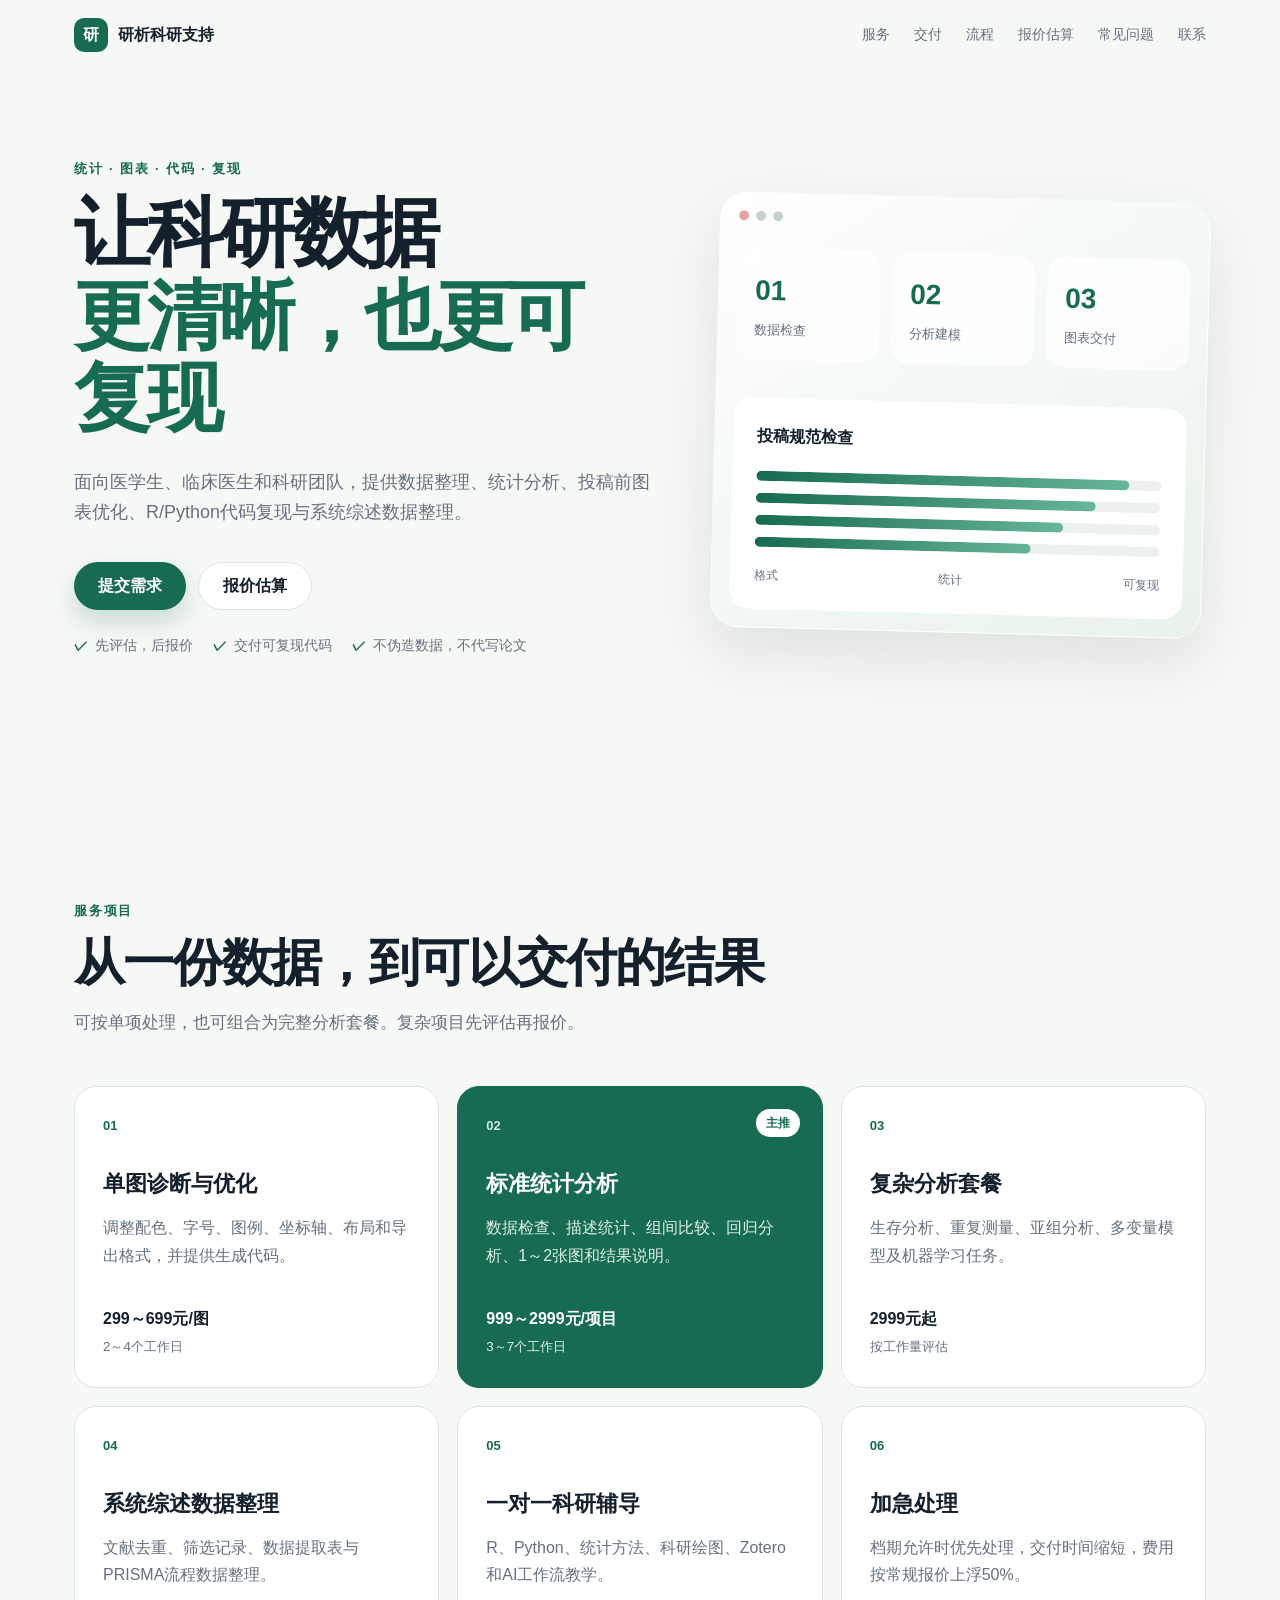
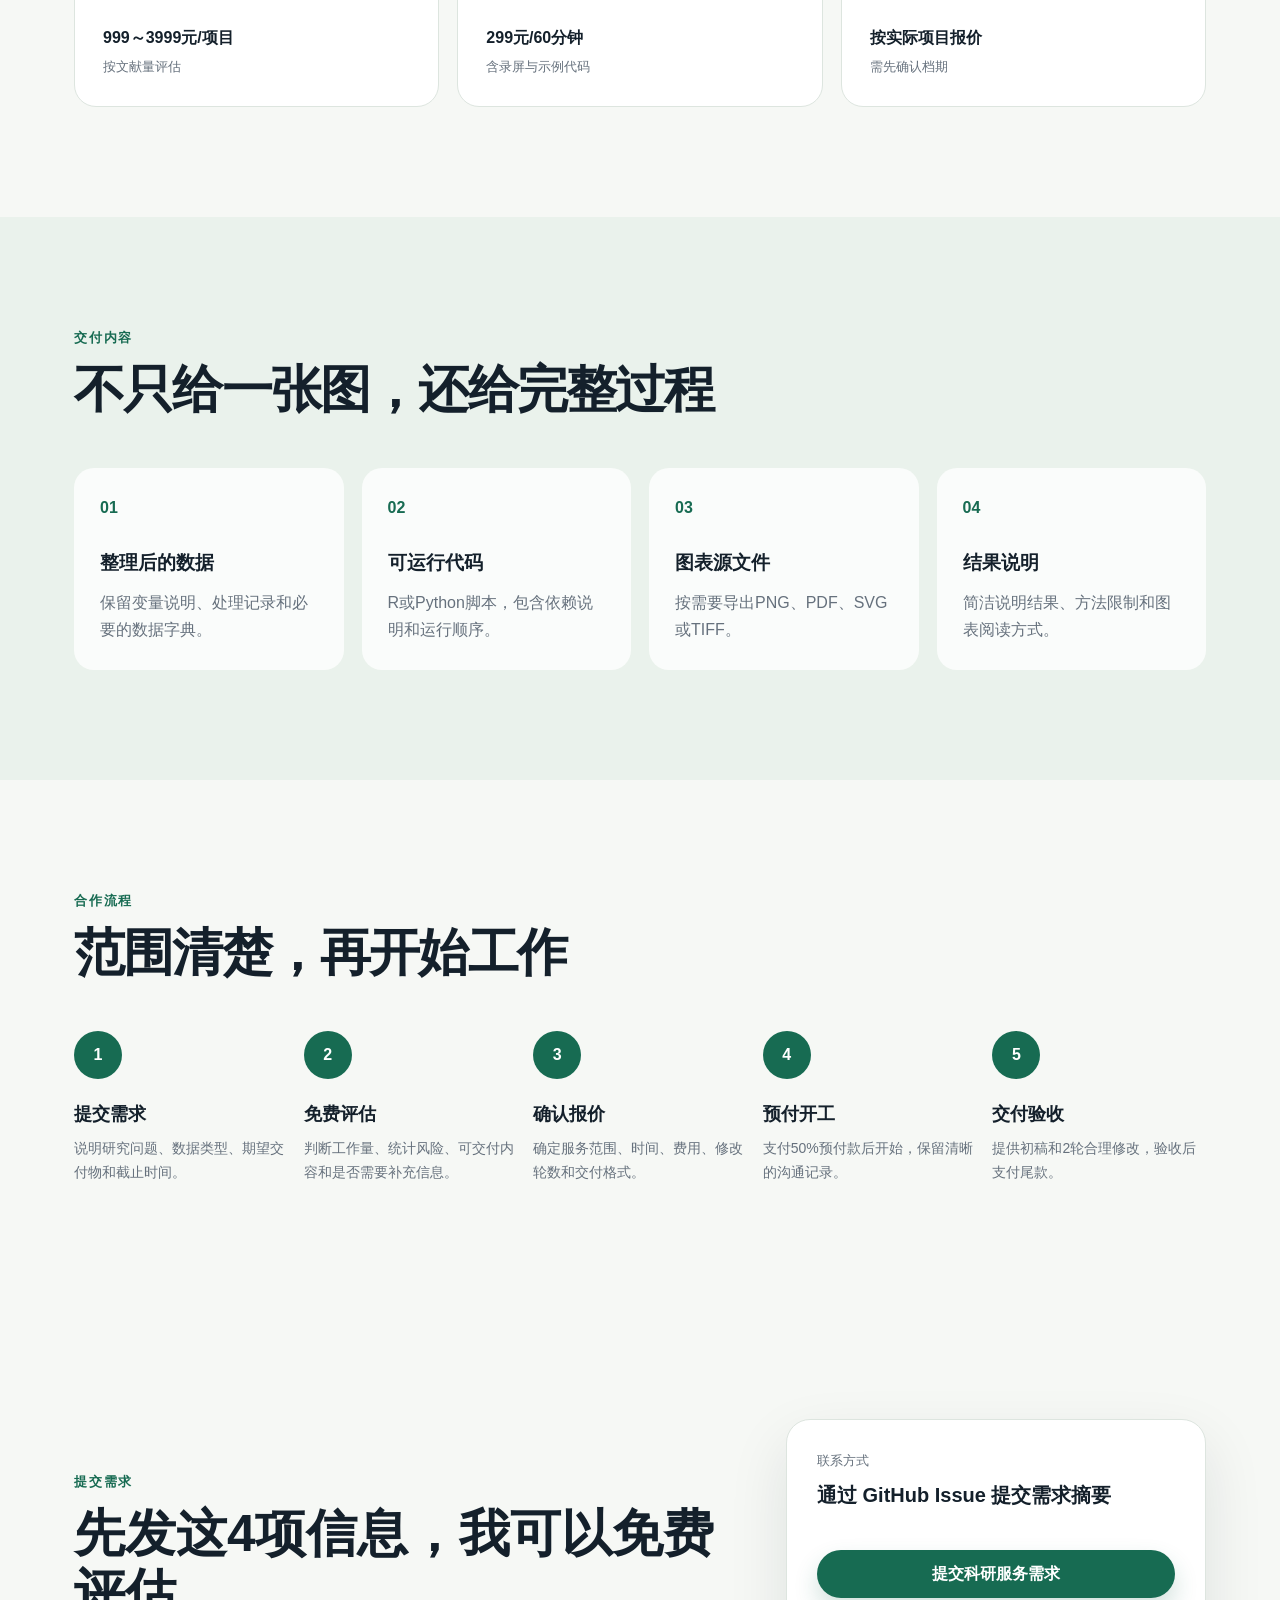
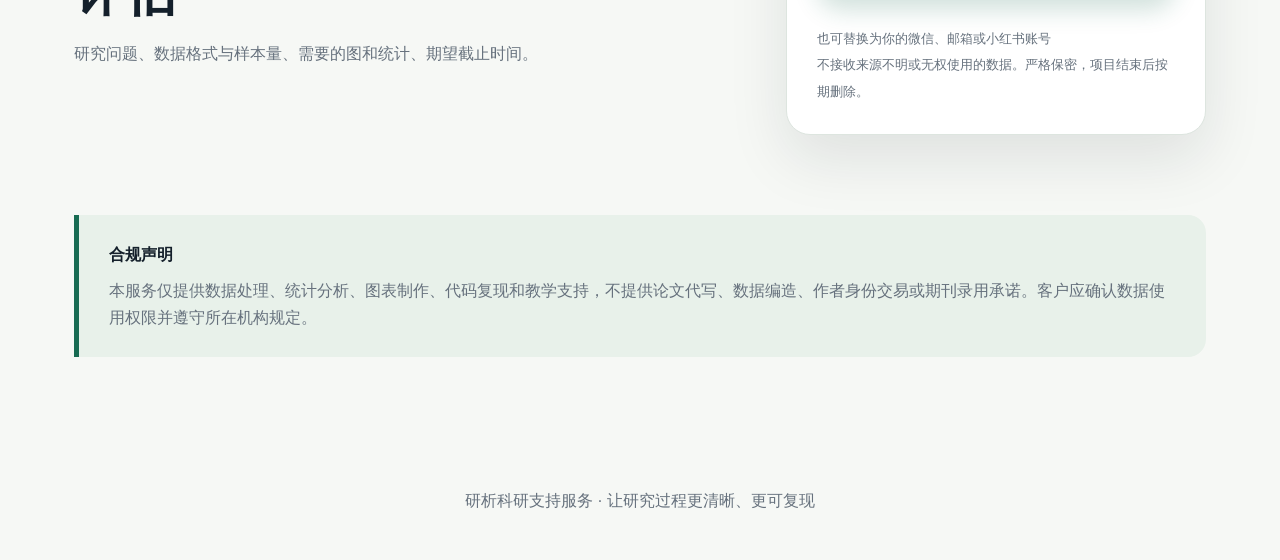
<file: index.html>
<!doctype html>
<html lang="zh-CN">
<head>
  <meta charset="utf-8">
  <meta name="viewport" content="width=device-width, initial-scale=1">
  <meta name="description" content="医学科研统计、绘图、代码复现和系统综述数据整理服务">
  <meta name="theme-color" content="#176b52">
  <link rel="canonical" href="https://286409565-ai.github.io/research-support-site/">
  <meta property="og:type" content="website">
  <meta property="og:title" content="研析科研支持服务">
  <meta property="og:description" content="医学数据整理、统计分析、投稿前图表优化、R/Python代码复现和系统综述数据整理。">
  <meta property="og:url" content="https://286409565-ai.github.io/research-support-site/">
  <meta name="twitter:card" content="summary">
  <title>研析科研支持服务</title>
  <link rel="icon" href="favicon.svg" type="image/svg+xml">
  <link rel="stylesheet" href="styles.css">
</head>
<body>
  <header class="site-header">
    <a class="brand" href="#top">
      <span class="brand-mark">研</span>
      <span>研析科研支持</span>
    </a>
    <nav>
      <a href="#services">服务</a>
      <a href="#deliverables">交付</a>
      <a href="#process">流程</a>
      <a href="quote.html">报价估算</a>
      <a href="faq.html">常见问题</a>
      <a href="#contact">联系</a>
    </nav>
  </header>

  <main id="top">
    <section class="hero">
      <div class="hero-copy">
        <p class="eyebrow">统计 · 图表 · 代码 · 复现</p>
        <h1>让科研数据<br><span>更清晰，也更可复现</span></h1>
        <p class="lead">面向医学生、临床医生和科研团队，提供数据整理、统计分析、投稿前图表优化、R/Python代码复现与系统综述数据整理。</p>
        <div class="hero-actions">
          <a class="button primary" href="#contact">提交需求</a>
          <a class="button secondary" href="quote.html">报价估算</a>
        </div>
        <ul class="trust-list">
          <li>先评估，后报价</li>
          <li>交付可复现代码</li>
          <li>不伪造数据，不代写论文</li>
        </ul>
      </div>
      <div class="hero-panel" aria-label="示例服务流程">
        <div class="window-bar"><span></span><span></span><span></span></div>
        <div class="metric-row">
          <div><strong>01</strong><span>数据检查</span></div>
          <div><strong>02</strong><span>分析建模</span></div>
          <div><strong>03</strong><span>图表交付</span></div>
        </div>
        <div class="chart-card">
          <div class="chart-title">投稿规范检查</div>
          <div class="bar"><span style="width: 92%"></span></div>
          <div class="bar"><span style="width: 84%"></span></div>
          <div class="bar"><span style="width: 76%"></span></div>
          <div class="bar"><span style="width: 68%"></span></div>
          <div class="chart-labels"><span>格式</span><span>统计</span><span>可复现</span></div>
        </div>
      </div>
    </section>

    <section class="section" id="services">
      <div class="section-heading">
        <p class="eyebrow">服务项目</p>
        <h2>从一份数据，到可以交付的结果</h2>
        <p>可按单项处理，也可组合为完整分析套餐。复杂项目先评估再报价。</p>
      </div>
      <div class="service-grid">
        <article class="service-card">
          <span class="service-number">01</span>
          <h3>单图诊断与优化</h3>
          <p>调整配色、字号、图例、坐标轴、布局和导出格式，并提供生成代码。</p>
          <strong>299～699元/图</strong>
          <small>2～4个工作日</small>
        </article>
        <article class="service-card featured">
          <span class="badge">主推</span>
          <span class="service-number">02</span>
          <h3>标准统计分析</h3>
          <p>数据检查、描述统计、组间比较、回归分析、1～2张图和结果说明。</p>
          <strong>999～2999元/项目</strong>
          <small>3～7个工作日</small>
        </article>
        <article class="service-card">
          <span class="service-number">03</span>
          <h3>复杂分析套餐</h3>
          <p>生存分析、重复测量、亚组分析、多变量模型及机器学习任务。</p>
          <strong>2999元起</strong>
          <small>按工作量评估</small>
        </article>
        <article class="service-card">
          <span class="service-number">04</span>
          <h3>系统综述数据整理</h3>
          <p>文献去重、筛选记录、数据提取表与PRISMA流程数据整理。</p>
          <strong>999～3999元/项目</strong>
          <small>按文献量评估</small>
        </article>
        <article class="service-card">
          <span class="service-number">05</span>
          <h3>一对一科研辅导</h3>
          <p>R、Python、统计方法、科研绘图、Zotero和AI工作流教学。</p>
          <strong>299元/60分钟</strong>
          <small>含录屏与示例代码</small>
        </article>
        <article class="service-card">
          <span class="service-number">06</span>
          <h3>加急处理</h3>
          <p>档期允许时优先处理，交付时间缩短，费用按常规报价上浮50%。</p>
          <strong>按实际项目报价</strong>
          <small>需先确认档期</small>
        </article>
      </div>
    </section>

    <section class="section alt" id="deliverables">
      <div class="section-heading">
        <p class="eyebrow">交付内容</p>
        <h2>不只给一张图，还给完整过程</h2>
      </div>
      <div class="deliverable-grid">
        <div><span>01</span><h3>整理后的数据</h3><p>保留变量说明、处理记录和必要的数据字典。</p></div>
        <div><span>02</span><h3>可运行代码</h3><p>R或Python脚本，包含依赖说明和运行顺序。</p></div>
        <div><span>03</span><h3>图表源文件</h3><p>按需要导出PNG、PDF、SVG或TIFF。</p></div>
        <div><span>04</span><h3>结果说明</h3><p>简洁说明结果、方法限制和图表阅读方式。</p></div>
      </div>
    </section>

    <section class="section" id="process">
      <div class="section-heading">
        <p class="eyebrow">合作流程</p>
        <h2>范围清楚，再开始工作</h2>
      </div>
      <ol class="timeline">
        <li><span>1</span><div><h3>提交需求</h3><p>说明研究问题、数据类型、期望交付物和截止时间。</p></div></li>
        <li><span>2</span><div><h3>免费评估</h3><p>判断工作量、统计风险、可交付内容和是否需要补充信息。</p></div></li>
        <li><span>3</span><div><h3>确认报价</h3><p>确定服务范围、时间、费用、修改轮数和交付格式。</p></div></li>
        <li><span>4</span><div><h3>预付开工</h3><p>支付50%预付款后开始，保留清晰的沟通记录。</p></div></li>
        <li><span>5</span><div><h3>交付验收</h3><p>提供初稿和2轮合理修改，验收后支付尾款。</p></div></li>
      </ol>
    </section>

    <section class="section contact" id="contact">
      <div>
        <p class="eyebrow">提交需求</p>
        <h2>先发这4项信息，我可以免费评估</h2>
        <p>研究问题、数据格式与样本量、需要的图和统计、期望截止时间。</p>
      </div>
      <div class="contact-card">
        <p class="contact-label">联系方式</p>
        <p class="placeholder">通过 GitHub Issue 提交需求摘要</p>
        <a class="button primary full" href="https://github.com/286409565-ai/research-support-site/issues/new?template=service-request.yml">提交科研服务需求</a>
        <p class="contact-alt">也可替换为你的微信、邮箱或小红书账号</p>
        <small>不接收来源不明或无权使用的数据。严格保密，项目结束后按期删除。</small>
      </div>
    </section>

    <section class="notice">
      <strong>合规声明</strong>
      <p>本服务仅提供数据处理、统计分析、图表制作、代码复现和教学支持，不提供论文代写、数据编造、作者身份交易或期刊录用承诺。客户应确认数据使用权限并遵守所在机构规定。</p>
    </section>
  </main>

  <footer>
    <p>研析科研支持服务 · 让研究过程更清晰、更可复现</p>
  </footer>
</body>
</html>
</file>
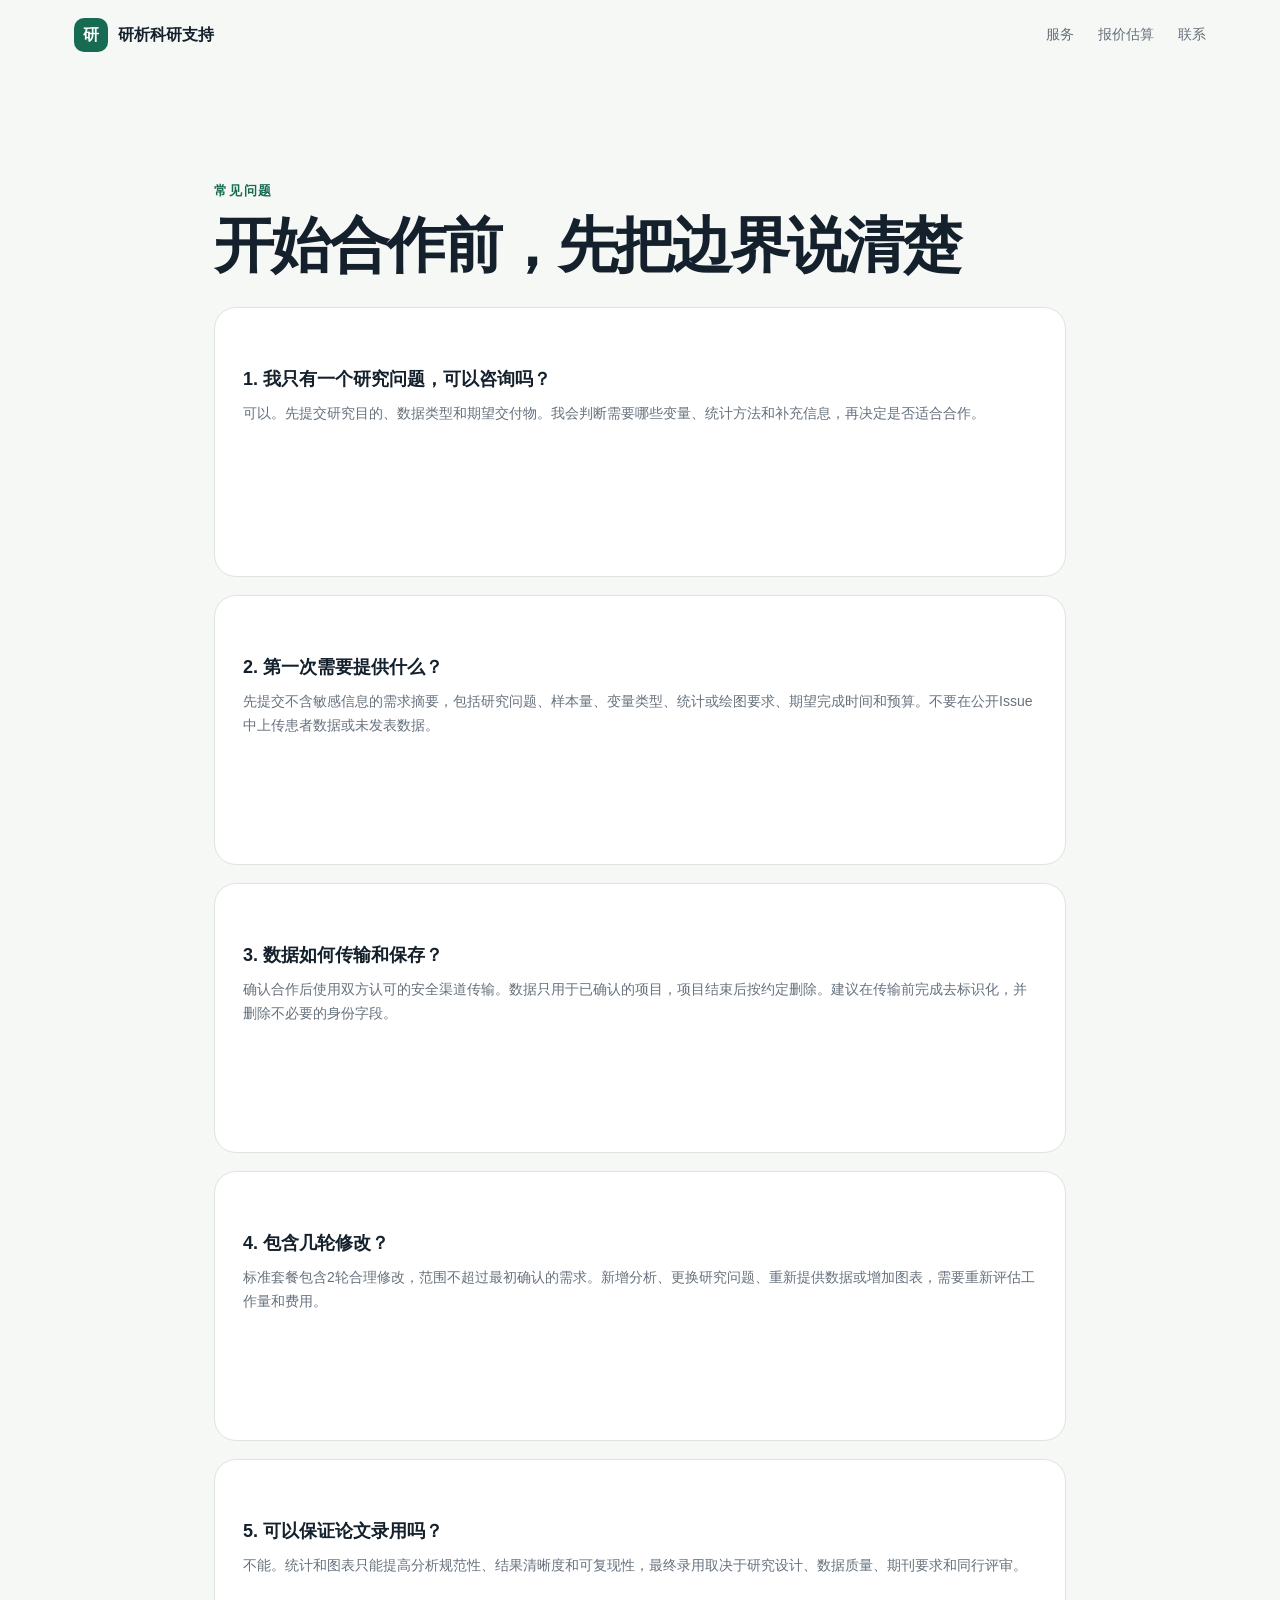
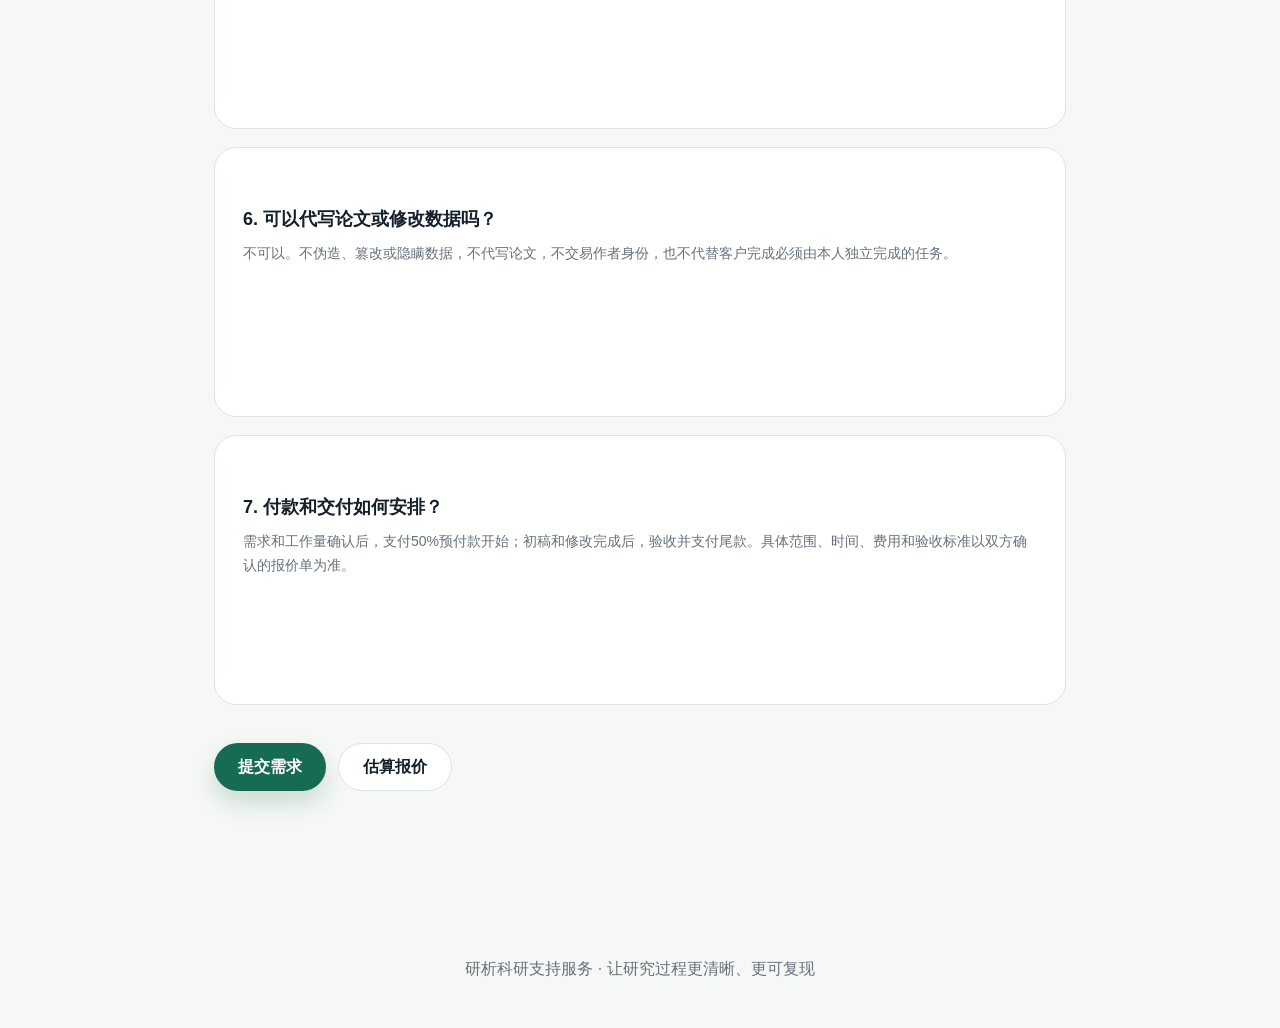
<file: faq.html>
<!doctype html>
<html lang="zh-CN">
<head>
  <meta charset="utf-8">
  <meta name="viewport" content="width=device-width, initial-scale=1">
  <meta name="description" content="科研统计、绘图和代码复现服务的常见问题、数据安全与交付说明">
  <link rel="icon" href="favicon.svg" type="image/svg+xml">
  <link rel="stylesheet" href="styles.css">
  <title>常见问题｜研析科研支持服务</title>
</head>
<body>
  <header class="site-header">
    <a class="brand" href="index.html"><span class="brand-mark">研</span><span>研析科研支持</span></a>
    <nav><a href="index.html#services">服务</a><a href="quote.html">报价估算</a><a href="index.html#contact">联系</a></nav>
  </header>
  <main>
    <section class="section" style="max-width:900px">
      <p class="eyebrow">常见问题</p>
      <h1 style="font-size:clamp(38px,5vw,60px)">开始合作前，先把边界说清楚</h1>
      <div class="timeline" style="grid-template-columns:1fr;gap:18px">
        <article class="service-card"><h3>1. 我只有一个研究问题，可以咨询吗？</h3><p>可以。先提交研究目的、数据类型和期望交付物。我会判断需要哪些变量、统计方法和补充信息，再决定是否适合合作。</p></article>
        <article class="service-card"><h3>2. 第一次需要提供什么？</h3><p>先提交不含敏感信息的需求摘要，包括研究问题、样本量、变量类型、统计或绘图要求、期望完成时间和预算。不要在公开Issue中上传患者数据或未发表数据。</p></article>
        <article class="service-card"><h3>3. 数据如何传输和保存？</h3><p>确认合作后使用双方认可的安全渠道传输。数据只用于已确认的项目，项目结束后按约定删除。建议在传输前完成去标识化，并删除不必要的身份字段。</p></article>
        <article class="service-card"><h3>4. 包含几轮修改？</h3><p>标准套餐包含2轮合理修改，范围不超过最初确认的需求。新增分析、更换研究问题、重新提供数据或增加图表，需要重新评估工作量和费用。</p></article>
        <article class="service-card"><h3>5. 可以保证论文录用吗？</h3><p>不能。统计和图表只能提高分析规范性、结果清晰度和可复现性，最终录用取决于研究设计、数据质量、期刊要求和同行评审。</p></article>
        <article class="service-card"><h3>6. 可以代写论文或修改数据吗？</h3><p>不可以。不伪造、篡改或隐瞒数据，不代写论文，不交易作者身份，也不代替客户完成必须由本人独立完成的任务。</p></article>
        <article class="service-card"><h3>7. 付款和交付如何安排？</h3><p>需求和工作量确认后，支付50%预付款开始；初稿和修改完成后，验收并支付尾款。具体范围、时间、费用和验收标准以双方确认的报价单为准。</p></article>
      </div>
      <div class="hero-actions" style="margin-top:38px"><a class="button primary" href="https://github.com/286409565-ai/research-support-site/issues/new?template=service-request.yml">提交需求</a><a class="button secondary" href="quote.html">估算报价</a></div>
    </section>
  </main>
  <footer><p>研析科研支持服务 · 让研究过程更清晰、更可复现</p></footer>
</body>
</html>
</file>
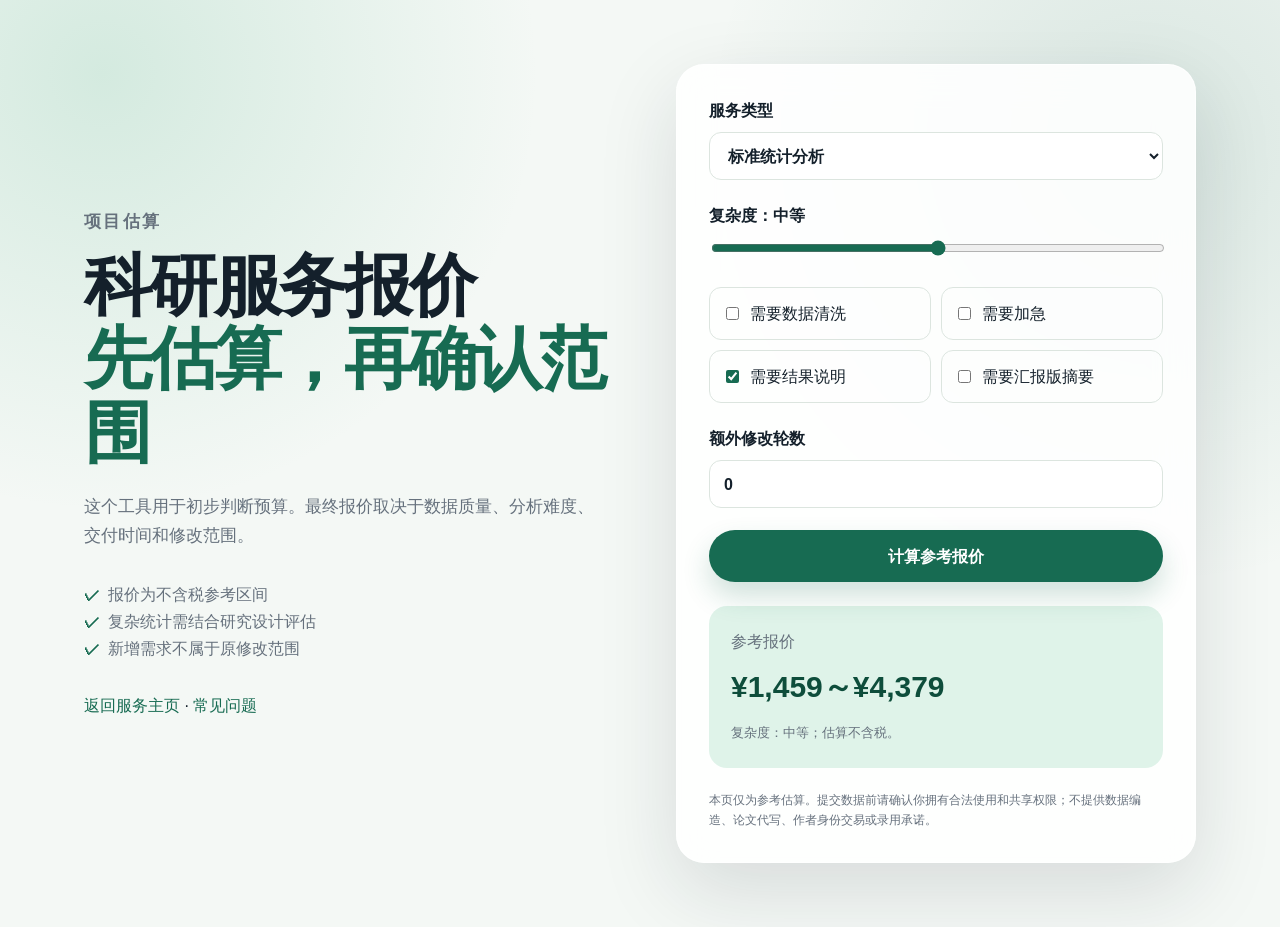
<file: quote.html>
<!doctype html>
<html lang="zh-CN">
<head>
  <meta charset="utf-8">
  <meta name="viewport" content="width=device-width, initial-scale=1">
  <meta name="description" content="科研数据分析和绘图服务报价估算工具">
  <title>科研服务报价估算</title>
  <link rel="icon" href="favicon.svg" type="image/svg+xml">
  <link rel="stylesheet" href="quote-styles.css">
</head>
<body>
  <main class="quote-shell">
    <section class="intro">
      <p class="eyebrow">项目估算</p>
      <h1>科研服务报价<br><span>先估算，再确认范围</span></h1>
      <p>这个工具用于初步判断预算。最终报价取决于数据质量、分析难度、交付时间和修改范围。</p>
      <ul>
        <li>报价为不含税参考区间</li>
        <li>复杂统计需结合研究设计评估</li>
        <li>新增需求不属于原修改范围</li>
      </ul>
      <a href="index.html">返回服务主页</a> · <a href="faq.html">常见问题</a>
    </section>

    <section class="calculator">
      <label>
        <span>服务类型</span>
        <select id="service">
          <option value="figure">单图诊断与优化</option>
          <option value="standard" selected>标准统计分析</option>
          <option value="complex">复杂分析套餐</option>
          <option value="review">系统综述数据整理</option>
          <option value="tutoring">一对一科研工具辅导</option>
        </select>
      </label>

      <label>
        <span>复杂度：<strong id="complexityLabel">中等</strong></span>
        <input id="complexity" type="range" min="1" max="5" value="3">
      </label>

      <div class="option-grid">
        <label class="check"><input id="cleaning" type="checkbox"> 需要数据清洗</label>
        <label class="check"><input id="urgent" type="checkbox"> 需要加急</label>
        <label class="check"><input id="report" type="checkbox" checked> 需要结果说明</label>
        <label class="check"><input id="slides" type="checkbox"> 需要汇报版摘要</label>
      </div>

      <label>
        <span>额外修改轮数</span>
        <input id="extraRounds" type="number" min="0" max="5" value="0">
      </label>

      <button id="calculate" type="button">计算参考报价</button>

      <div class="result" aria-live="polite">
        <p>参考报价</p>
        <strong id="price">¥1,000～¥3,000</strong>
        <small id="summary">等待计算</small>
      </div>

      <p class="notice">本页仅为参考估算。提交数据前请确认你拥有合法使用和共享权限；不提供数据编造、论文代写、作者身份交易或录用承诺。</p>
    </section>
  </main>

  <script src="quote.js"></script>
</body>
</html>
</file>
<file: styles.css>
:root {
  --ink: #14202b;
  --muted: #66717d;
  --paper: #f6f8f5;
  --white: #ffffff;
  --green: #176b52;
  --green-dark: #0e4d3b;
  --mint: #dff3e9;
  --line: #dde5df;
  --shadow: 0 24px 60px rgba(20, 32, 43, .10);
}

* { box-sizing: border-box; }
html { scroll-behavior: smooth; }
body {
  margin: 0;
  color: var(--ink);
  background: var(--paper);
  font-family: "PingFang SC", "Noto Sans CJK SC", "Microsoft YaHei", sans-serif;
  line-height: 1.7;
}
a { color: inherit; text-decoration: none; }
.site-header {
  position: sticky;
  top: 0;
  z-index: 10;
  display: flex;
  align-items: center;
  justify-content: space-between;
  max-width: 1180px;
  margin: 0 auto;
  padding: 18px 24px;
  background: rgba(246, 248, 245, .88);
  backdrop-filter: blur(16px);
}
.brand { display: flex; align-items: center; gap: 10px; font-weight: 700; }
.brand-mark {
  display: grid;
  width: 34px;
  height: 34px;
  place-items: center;
  border-radius: 10px;
  color: white;
  background: var(--green);
}
nav { display: flex; gap: 24px; color: var(--muted); font-size: 14px; }
nav a:hover { color: var(--green); }
main { overflow: hidden; }
.hero {
  display: grid;
  grid-template-columns: 1.08fr .92fr;
  gap: 64px;
  align-items: center;
  max-width: 1180px;
  min-height: 720px;
  margin: 0 auto;
  padding: 80px 24px 110px;
}
.eyebrow {
  margin: 0 0 12px;
  color: var(--green);
  font-size: 13px;
  font-weight: 700;
  letter-spacing: .14em;
  text-transform: uppercase;
}
h1, h2, h3, p { margin-top: 0; }
h1 { margin-bottom: 28px; font-size: clamp(44px, 6vw, 76px); line-height: 1.08; letter-spacing: -.045em; }
h1 span { color: var(--green); }
.lead { max-width: 660px; color: var(--muted); font-size: 18px; }
.hero-actions { display: flex; gap: 12px; margin: 34px 0 24px; }
.button {
  display: inline-flex;
  align-items: center;
  justify-content: center;
  min-height: 48px;
  padding: 0 24px;
  border-radius: 999px;
  font-weight: 700;
  transition: transform .2s ease, background .2s ease;
}
.button:hover { transform: translateY(-2px); }
.button.primary { color: white; background: var(--green); box-shadow: 0 12px 24px rgba(23, 107, 82, .20); }
.button.primary:hover { background: var(--green-dark); }
.button.secondary { border: 1px solid var(--line); background: white; }
.trust-list { display: flex; flex-wrap: wrap; gap: 10px 20px; padding: 0; color: var(--muted); font-size: 14px; list-style: none; }
.trust-list li::before { content: "✓"; margin-right: 7px; color: var(--green); font-weight: 800; }
.hero-panel {
  padding: 18px;
  border: 1px solid rgba(255,255,255,.6);
  border-radius: 28px;
  background: linear-gradient(145deg, #ffffff, #e8f2eb);
  box-shadow: var(--shadow);
  transform: rotate(1.5deg);
}
.window-bar { display: flex; gap: 7px; margin-bottom: 28px; }
.window-bar span { width: 10px; height: 10px; border-radius: 50%; background: #c6d3ca; }
.window-bar span:first-child { background: #e6a3a3; }
.metric-row { display: grid; grid-template-columns: repeat(3, 1fr); gap: 12px; margin-bottom: 38px; }
.metric-row div { padding: 18px; border-radius: 18px; background: rgba(255,255,255,.75); }
.metric-row strong { display: block; color: var(--green); font-size: 28px; }
.metric-row span { color: var(--muted); font-size: 13px; }
.chart-card { padding: 24px; border-radius: 20px; background: white; }
.chart-title { margin-bottom: 22px; font-weight: 700; }
.bar { height: 10px; margin: 12px 0; overflow: hidden; border-radius: 999px; background: #edf1ee; }
.bar span { display: block; height: 100%; border-radius: inherit; background: linear-gradient(90deg, var(--green), #66b796); }
.chart-labels { display: flex; justify-content: space-between; margin-top: 18px; color: var(--muted); font-size: 12px; }
.section { max-width: 1180px; margin: 0 auto; padding: 110px 24px; }
.section.alt { max-width: none; padding-right: max(24px, calc((100vw - 1180px)/2 + 24px)); padding-left: max(24px, calc((100vw - 1180px)/2 + 24px)); background: #eaf2ec; }
.section-heading { max-width: 720px; margin-bottom: 48px; }
.section-heading h2 { margin-bottom: 16px; font-size: clamp(34px, 4vw, 52px); line-height: 1.15; letter-spacing: -.035em; }
.section-heading > p:last-child { color: var(--muted); font-size: 17px; }
.service-grid { display: grid; grid-template-columns: repeat(3, 1fr); gap: 18px; }
.service-card { position: relative; display: flex; min-height: 270px; flex-direction: column; padding: 28px; border: 1px solid var(--line); border-radius: 22px; background: white; }
.service-card.featured { color: white; border-color: var(--green); background: var(--green); }
.service-card.featured p, .service-card.featured small { color: #dff3e9; }
.service-number { color: var(--green); font-size: 13px; font-weight: 800; }
.featured .service-number { color: #c9ebdc; }
.service-card h3 { margin: 28px 0 12px; font-size: 22px; }
.service-card p { flex: 1; color: var(--muted); }
.service-card strong { display: block; margin-top: 20px; }
.service-card small { margin-top: 4px; color: var(--muted); }
.badge { position: absolute; top: 22px; right: 22px; padding: 4px 10px; border-radius: 999px; color: var(--green); background: white; font-size: 12px; font-weight: 800; }
.deliverable-grid { display: grid; grid-template-columns: repeat(4, 1fr); gap: 18px; }
.deliverable-grid > div { padding: 26px; border-radius: 20px; background: rgba(255,255,255,.78); }
.deliverable-grid span { color: var(--green); font-weight: 800; }
.deliverable-grid h3 { margin: 26px 0 10px; }
.deliverable-grid p { margin: 0; color: var(--muted); }
.timeline { display: grid; grid-template-columns: repeat(5, 1fr); gap: 16px; margin: 0; padding: 0; list-style: none; }
.timeline li { position: relative; padding-top: 68px; }
.timeline li > span { position: absolute; top: 0; left: 0; display: grid; width: 48px; height: 48px; place-items: center; border-radius: 50%; color: white; background: var(--green); font-weight: 800; }
.timeline h3 { margin-bottom: 8px; font-size: 18px; }
.timeline p { color: var(--muted); font-size: 14px; }
.contact { display: grid; grid-template-columns: 1fr 420px; gap: 64px; align-items: center; padding-bottom: 80px; }
.contact h2 { margin-bottom: 18px; font-size: clamp(34px, 4vw, 52px); line-height: 1.15; }
.contact > div > p:last-child { color: var(--muted); }
.contact-card { padding: 30px; border: 1px solid var(--line); border-radius: 24px; background: white; box-shadow: var(--shadow); }
.contact-label { margin-bottom: 6px; color: var(--muted); font-size: 13px; }
.placeholder { font-size: 20px; font-weight: 700; }
.button.full { width: 100%; margin: 18px 0; }
.contact-card small { color: var(--muted); }
.notice { max-width: 1132px; margin: 0 auto 100px; padding: 26px 30px; border-left: 5px solid var(--green); border-radius: 0 18px 18px 0; background: #e8f1ea; }
.notice p { margin: 8px 0 0; color: var(--muted); }
footer { padding: 30px 24px; color: var(--muted); text-align: center; }

@media (max-width: 900px) {
  nav { display: none; }
  .hero, .contact { grid-template-columns: 1fr; }
  .hero { min-height: auto; padding-top: 52px; }
  .hero-panel { transform: none; }
  .service-grid, .deliverable-grid { grid-template-columns: repeat(2, 1fr); }
  .timeline { grid-template-columns: repeat(2, 1fr); }
}

@media (max-width: 580px) {
  .section { padding-top: 76px; padding-bottom: 76px; }
  .hero-actions { align-items: stretch; flex-direction: column; }
  .service-grid, .deliverable-grid, .timeline { grid-template-columns: 1fr; }
  .metric-row { grid-template-columns: 1fr; }
  .contact-card { padding: 22px; }
}

.contact-alt { margin: 12px 0 0; color: var(--muted); font-size: 13px; }
</file>
<file: quote-styles.css>
:root {
  --ink: #14202b;
  --muted: #66717d;
  --green: #176b52;
  --green-dark: #0e4d3b;
  --mint: #dff3e9;
  --line: #dce5df;
  --paper: #f4f8f5;
}
* { box-sizing: border-box; }
body {
  min-height: 100vh;
  margin: 0;
  color: var(--ink);
  background:
    radial-gradient(circle at 8% 8%, rgba(110, 190, 154, .24), transparent 30%),
    radial-gradient(circle at 90% 15%, rgba(23, 107, 82, .12), transparent 32%),
    var(--paper);
  font-family: "PingFang SC", "Noto Sans CJK SC", "Microsoft YaHei", sans-serif;
  line-height: 1.7;
}
a { color: var(--green); text-decoration: none; }
.quote-shell {
  display: grid;
  grid-template-columns: 1fr 520px;
  gap: 72px;
  align-items: center;
  max-width: 1160px;
  min-height: 100vh;
  margin: 0 auto;
  padding: 64px 24px;
}
.eyebrow {
  margin: 0 0 12px;
  color: var(--green);
  font-size: 13px;
  font-weight: 800;
  letter-spacing: .14em;
}
h1 {
  margin: 0 0 24px;
  font-size: clamp(42px, 6vw, 68px);
  line-height: 1.08;
  letter-spacing: -.045em;
}
h1 span { color: var(--green); }
.intro > p { max-width: 620px; color: var(--muted); font-size: 17px; }
.intro ul { margin: 30px 0; padding: 0; color: var(--muted); list-style: none; }
.intro li::before { content: "✓"; margin-right: 8px; color: var(--green); font-weight: 800; }
.calculator {
  padding: 32px;
  border: 1px solid rgba(255,255,255,.75);
  border-radius: 28px;
  background: rgba(255,255,255,.88);
  box-shadow: 0 28px 80px rgba(20,32,43,.13);
  backdrop-filter: blur(18px);
}
label { display: block; margin-bottom: 22px; font-weight: 700; }
label > span { display: block; margin-bottom: 8px; }
select, input[type="number"] {
  width: 100%;
  min-height: 48px;
  padding: 0 14px;
  border: 1px solid var(--line);
  border-radius: 12px;
  color: var(--ink);
  background: white;
  font: inherit;
}
input[type="range"] { width: 100%; accent-color: var(--green); }
.option-grid { display: grid; grid-template-columns: 1fr 1fr; gap: 10px; margin-bottom: 22px; }
.check {
  display: flex;
  align-items: center;
  gap: 8px;
  margin: 0;
  padding: 12px;
  border: 1px solid var(--line);
  border-radius: 12px;
  font-weight: 500;
}
.check input { accent-color: var(--green); }
button {
  width: 100%;
  min-height: 52px;
  border: 0;
  border-radius: 999px;
  color: white;
  background: var(--green);
  box-shadow: 0 14px 28px rgba(23,107,82,.2);
  font: inherit;
  font-weight: 800;
  cursor: pointer;
}
button:hover { background: var(--green-dark); }
.result {
  margin-top: 24px;
  padding: 22px;
  border-radius: 18px;
  background: var(--mint);
}
.result p, .result small { margin: 0; color: var(--muted); }
.result strong { display: block; margin: 6px 0; color: var(--green-dark); font-size: 30px; }
.notice { margin: 22px 0 0; color: var(--muted); font-size: 12px; }
@media (max-width: 850px) {
  .quote-shell { grid-template-columns: 1fr; gap: 38px; }
}
@media (max-width: 520px) {
  .option-grid { grid-template-columns: 1fr; }
  .calculator { padding: 22px; }
}
</file>
